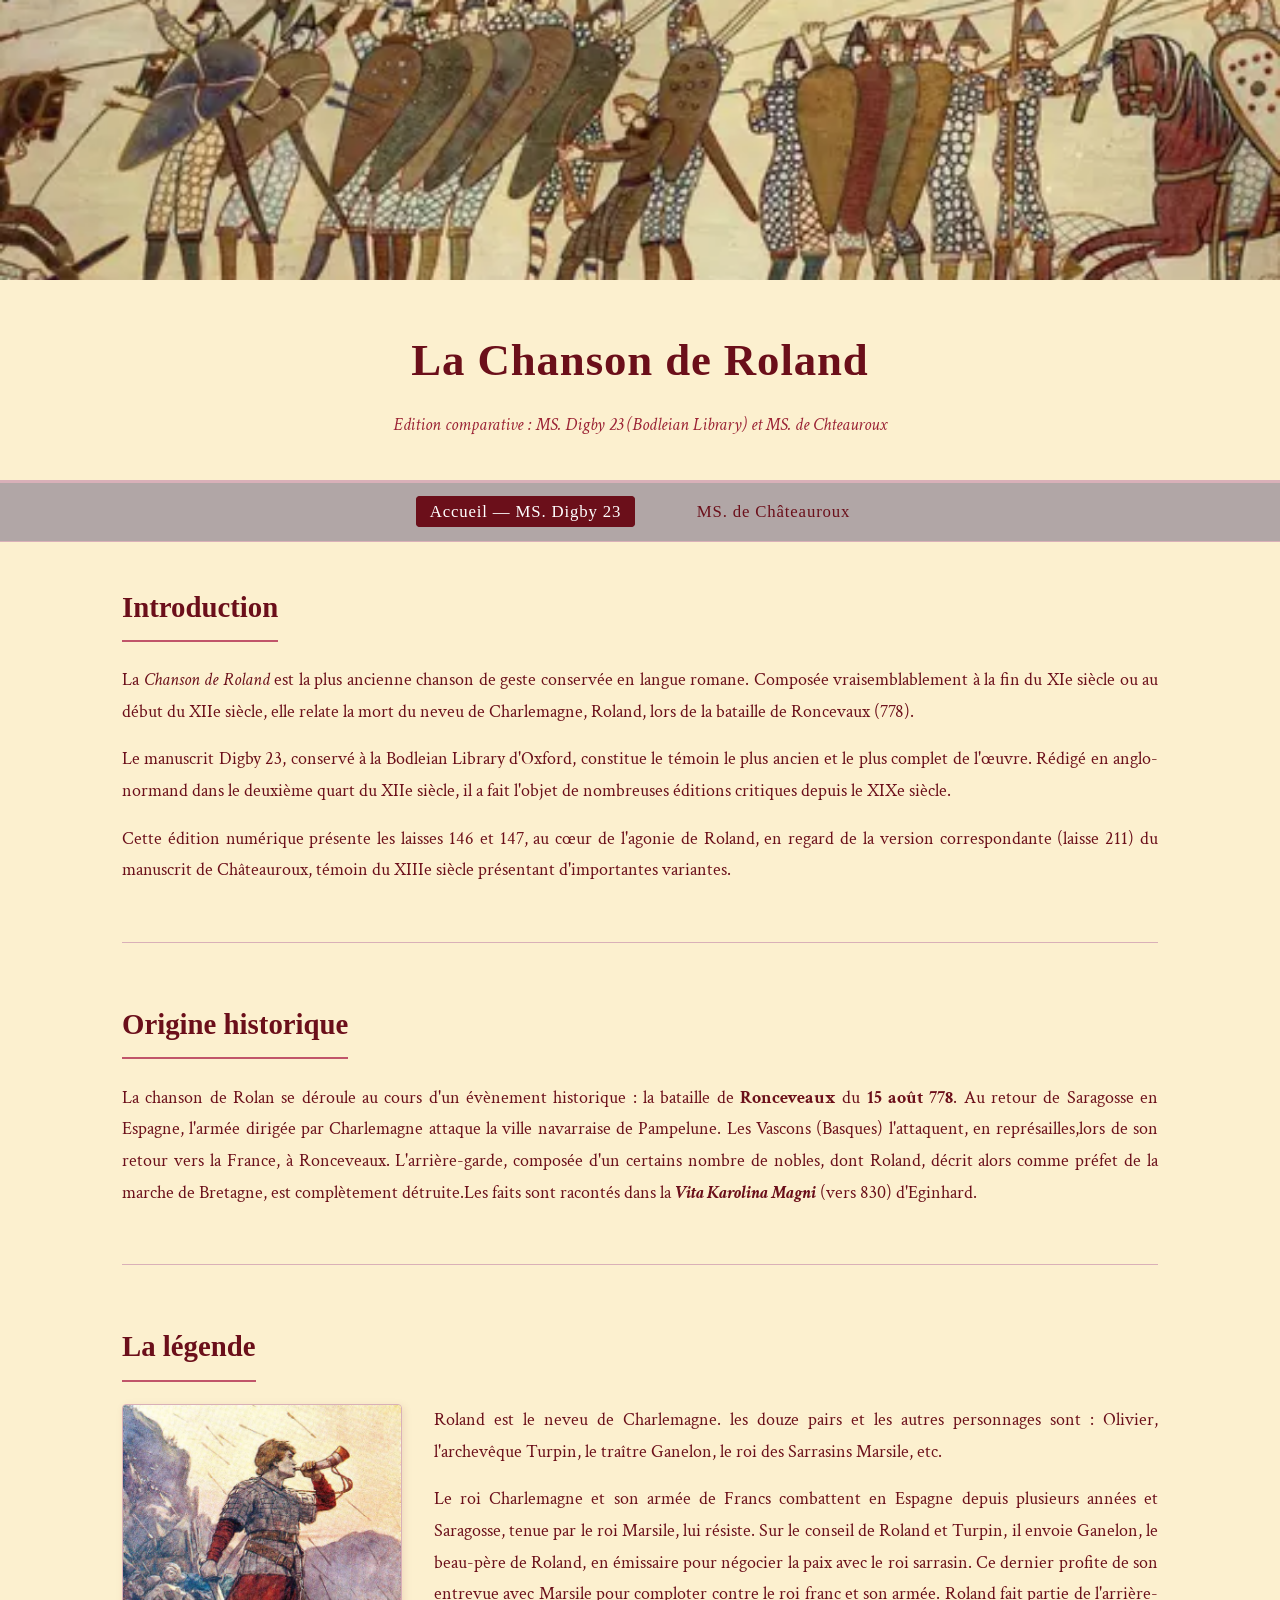
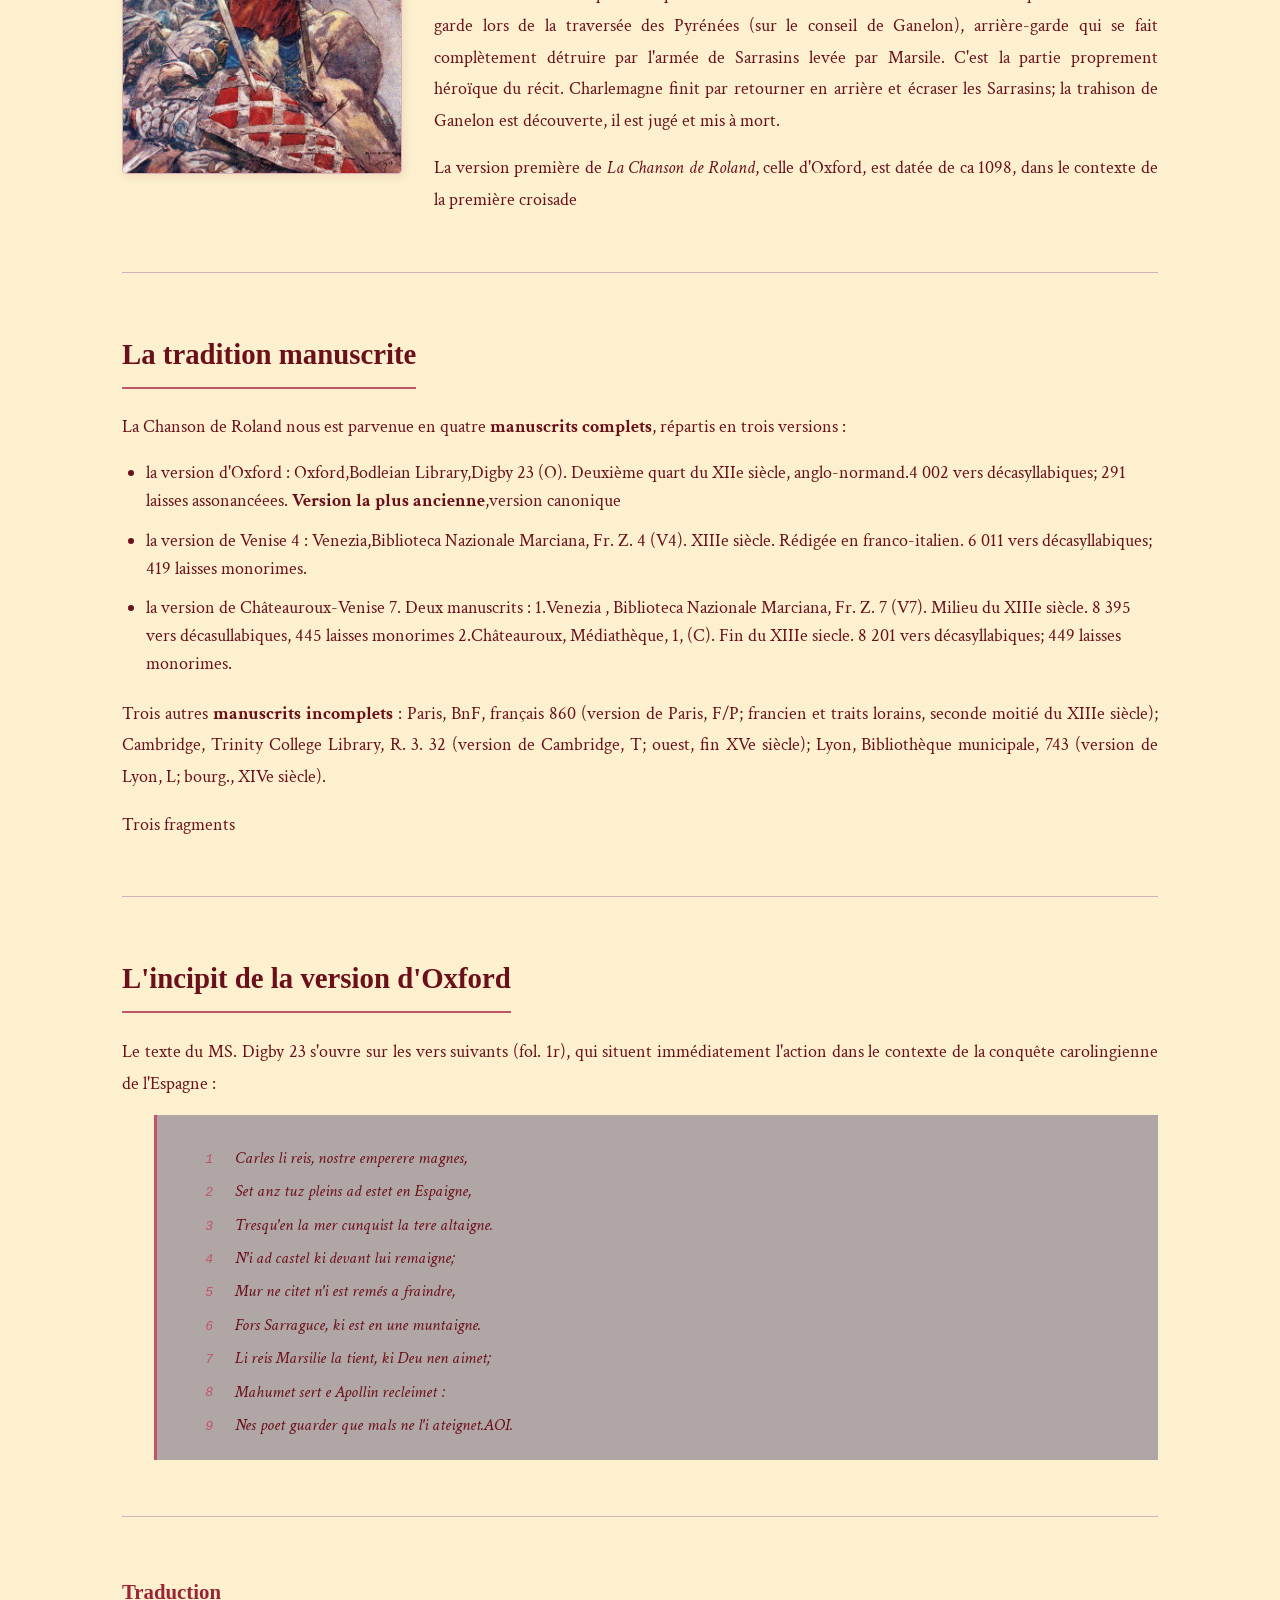
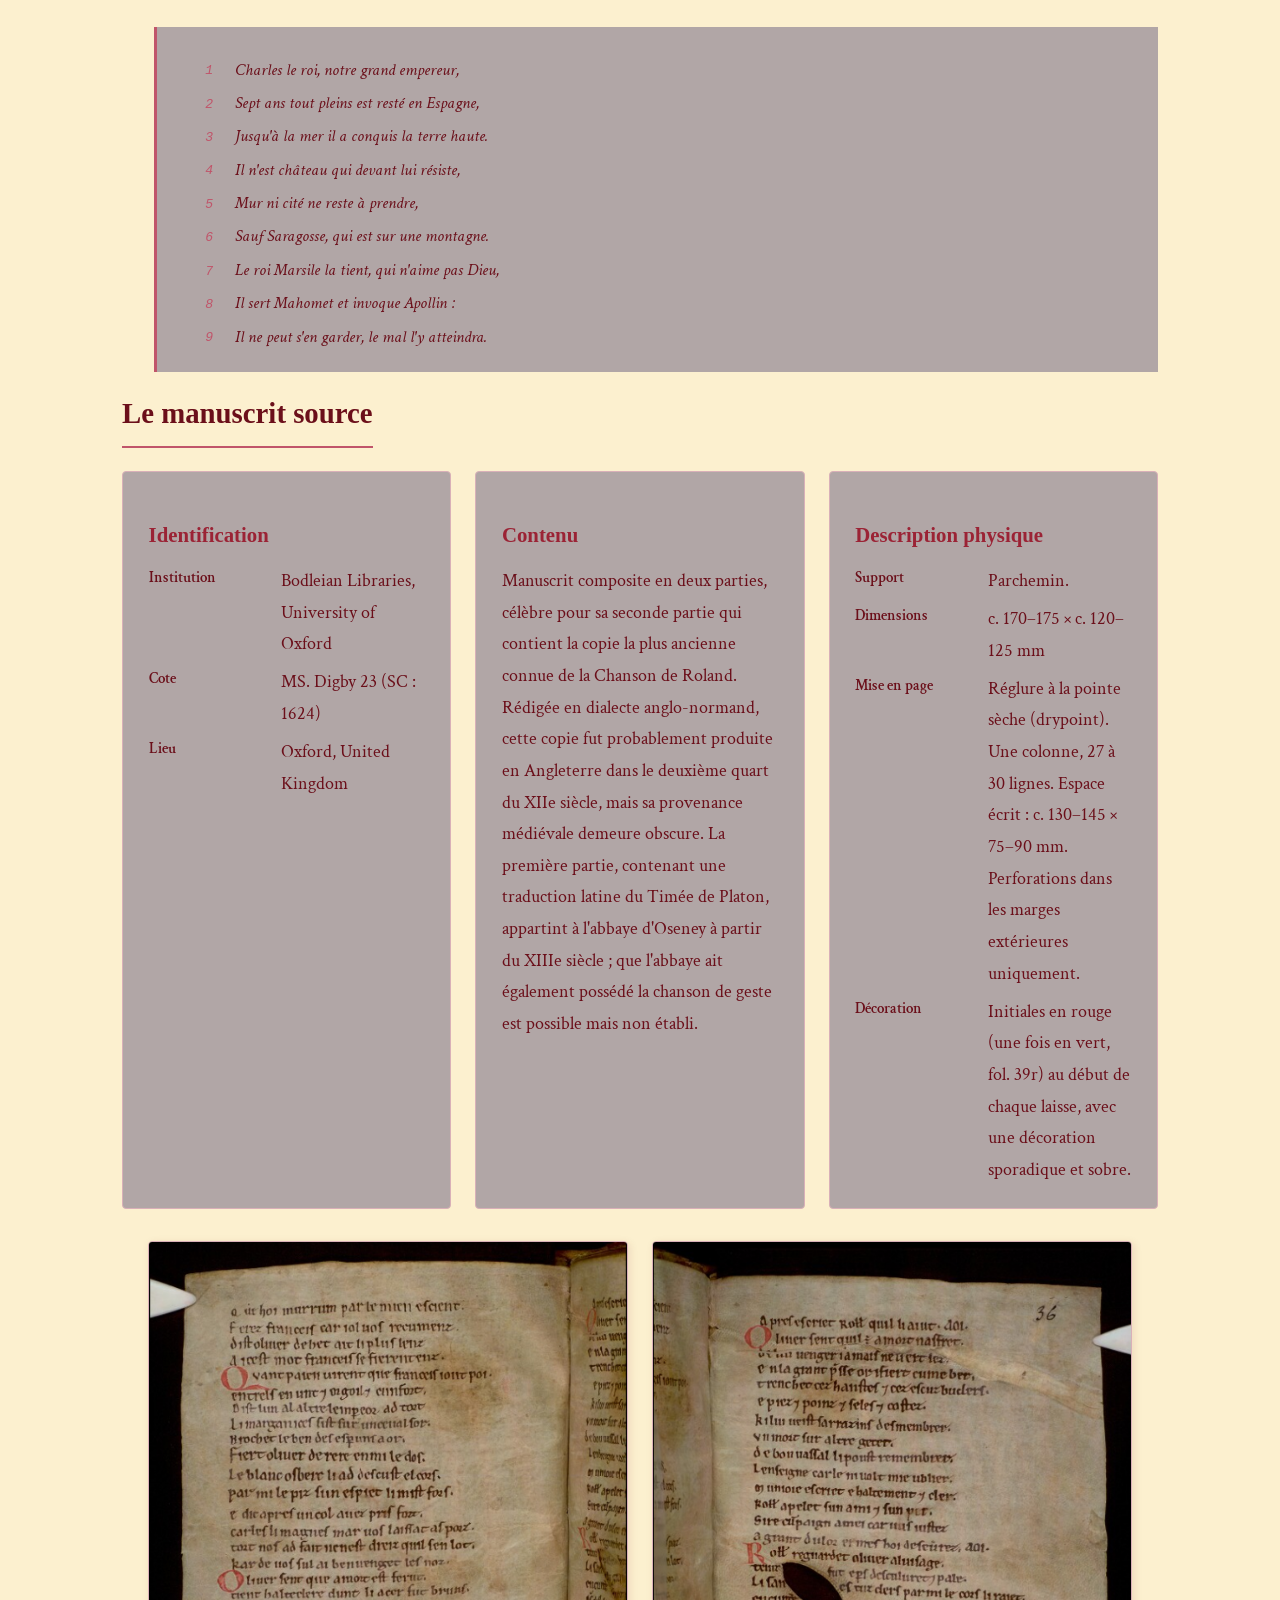
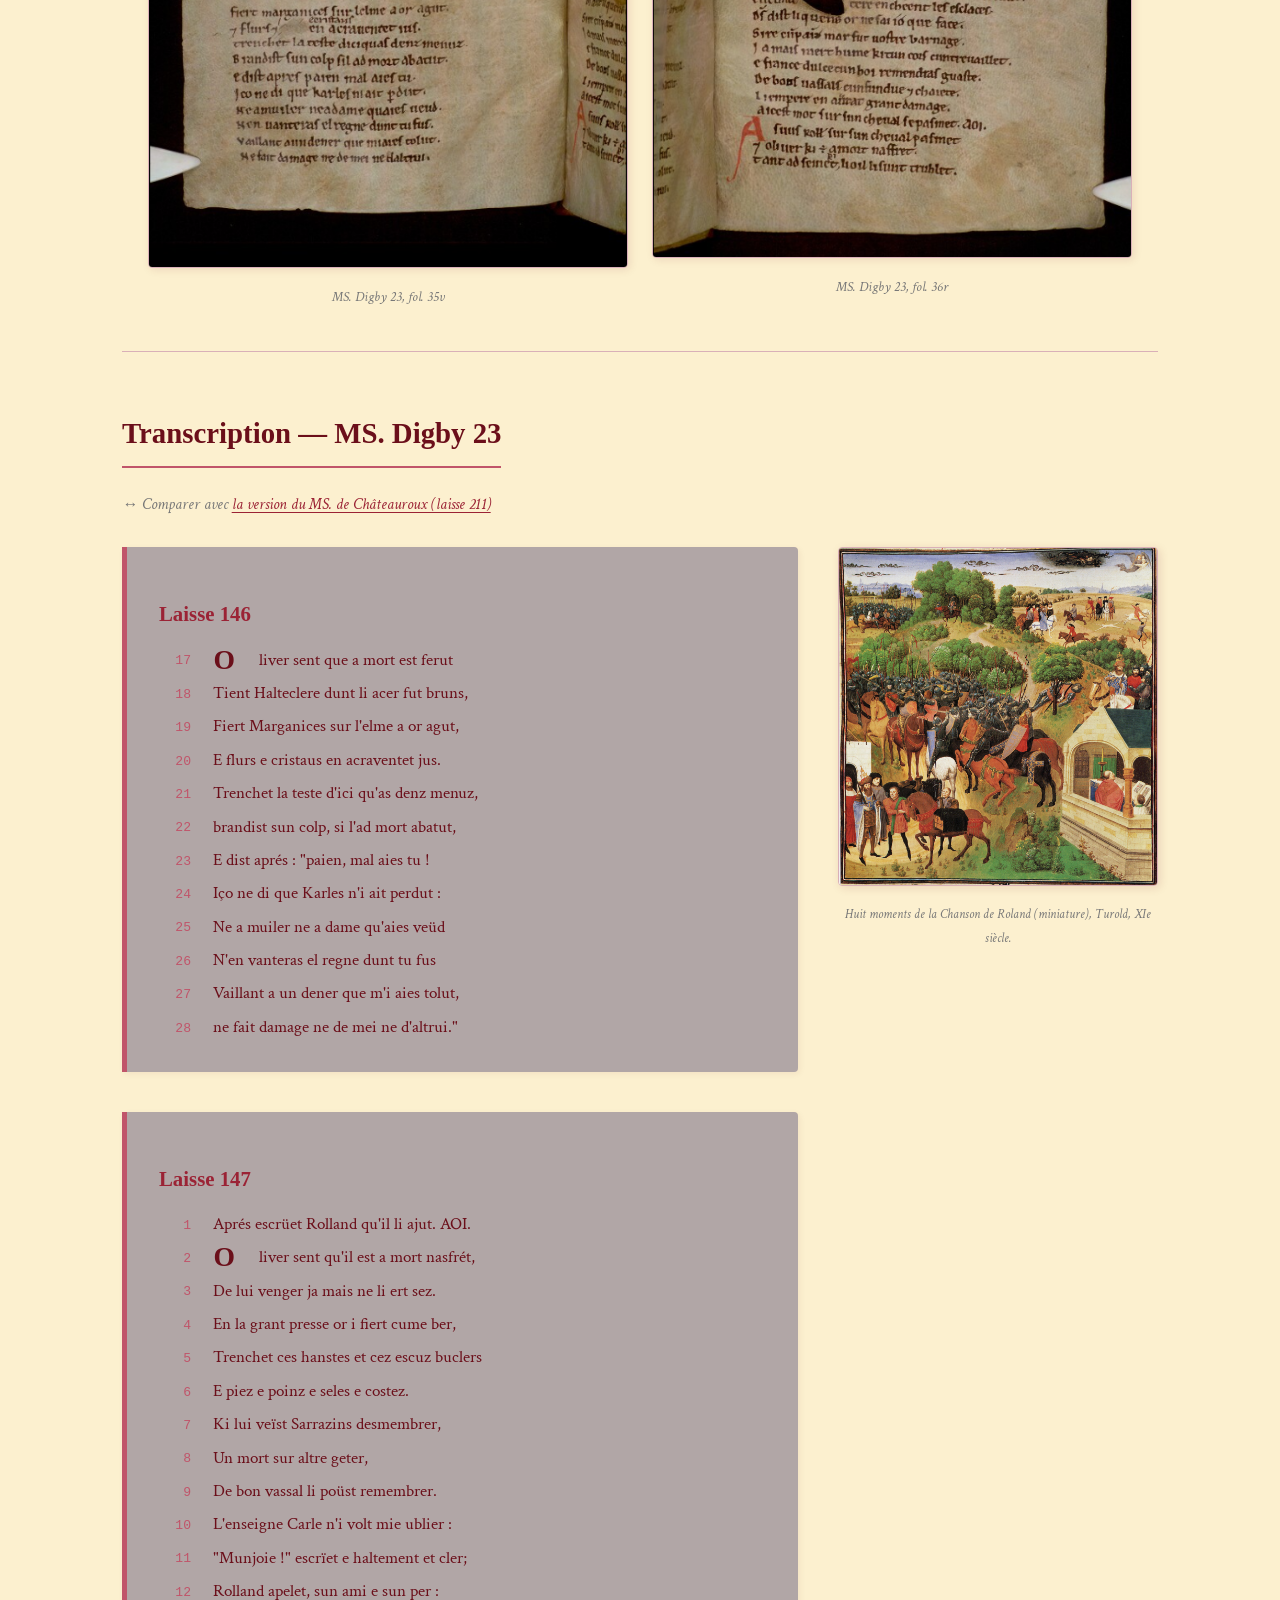
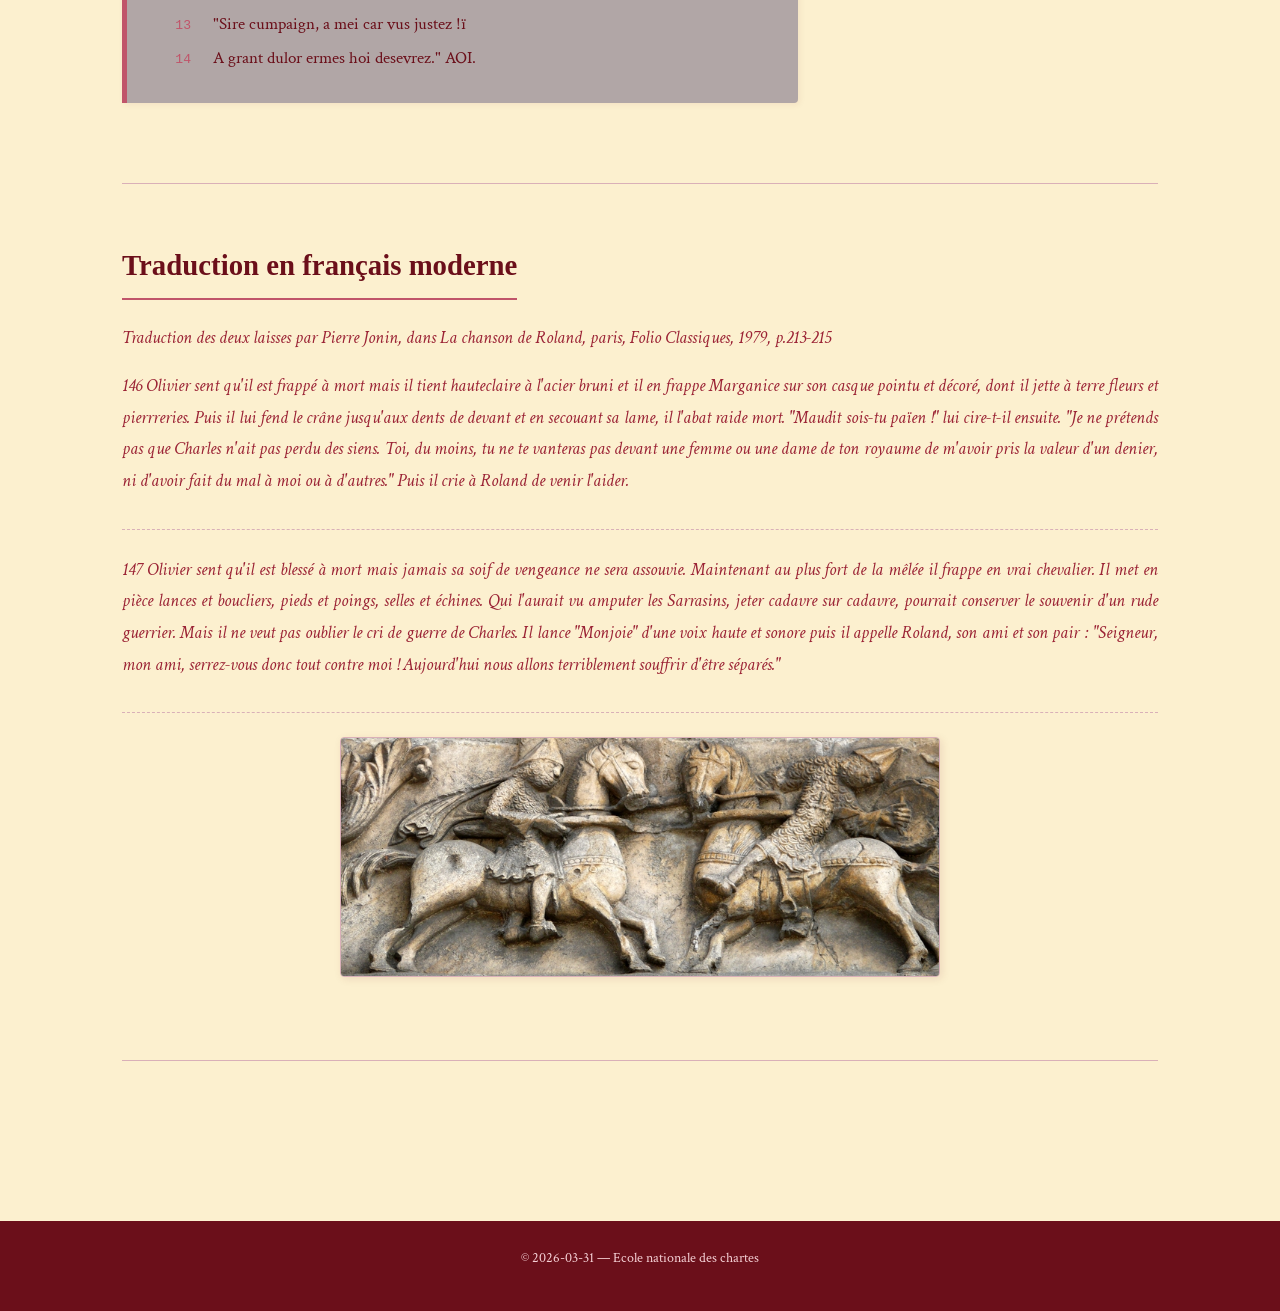
<file: html/index.html>
<!DOCTYPE HTML>
<html lang="fr">
   <head>
      <meta http-equiv="Content-Type" content="text/html; charset=UTF-8">
      <meta name="viewport" content="width=device-width, initial-scale=1.0">
      <title>La Chanson de Roland</title>
      <link rel="stylesheet" href="../css/style.css">
   </head>
   <body>
      <div class="bandeau-image"><img src="../img/Bayeux.webp" alt=""></div>
      <header class="site-header">
         <h1>La Chanson de Roland</h1>
         <p class="sous-titre">Edition comparative : MS. Digby 23 (Bodleian Library) et MS. de Chteauroux</p>
      </header>
      <nav class="navbar">
         <ul>
            <li><a href="../html/index.html" class="active">
                  Accueil — MS. Digby 23
                  </a></li>
            <li><a href="../html/chateauroux.html">
                  MS. de Châteauroux
                  </a></li>
         </ul>
      </nav>
      <main>
         <section id="introduction" class="section-front">
            <h2>Introduction</h2>
            <p>
               La <cite>Chanson de Roland</cite> est la plus ancienne
               chanson de geste conservée en langue romane. Composée
               vraisemblablement à la fin du XIe siècle ou au début du
               XIIe siècle, elle relate la mort du neveu de Charlemagne,
               Roland, lors de la bataille de Roncevaux (778).
               </p>
            <p>
               Le manuscrit Digby 23, conservé à la Bodleian Library
               d'Oxford, constitue le témoin le plus ancien et le plus
               complet de l'œuvre. Rédigé en anglo-normand dans le
               deuxième quart du XIIe siècle, il a fait l'objet de
               nombreuses éditions critiques depuis le XIXe siècle.
               </p>
            <p>
               Cette édition numérique présente les laisses 146 et 147,
               au cœur de l'agonie de Roland, en regard de la version
               correspondante (laisse 211) du manuscrit de Châteauroux,
               témoin du XIIIe siècle présentant d'importantes variantes.
               </p>
         </section>
         <section id="origine-historique" class="section-front">
            <h2>Origine historique</h2>
            <p>La chanson de Rolan se déroule au cours d'un évènement historique : la bataille de
               
               <strong>Ronceveaux</strong> du <strong>15 août 778</strong>. Au retour de Saragosse en Espagne, 
               l'armée dirigée par Charlemagne attaque la ville navarraise de Pampelune. Les Vascons
               (Basques) l'attaquent, 
               en représailles,lors de son retour vers la France, à Ronceveaux. L'arrière-garde,
               composée d'un certains 
               nombre de nobles, dont Roland, décrit alors comme préfet de la marche de Bretagne,
               est complètement 
               détruite.Les faits sont racontés dans la <strong><em>Vita Karolina Magni</em></strong> (vers 830) d'Eginhard.</p>
         </section>
         <section id="legende" class="section-front">
            <h2>La légende</h2>
            <div class="legende-wrapper">
               <div class="legende-image"><img src="../img/Roland.jpg" alt="Illustration de Roland sonnant l'alerte"></div>
               <div class="legende-texte">
                  <p>Roland est le neveu de Charlemagne. les douze pairs et les autres personnages sont
                     : 
                     Olivier, l'archevêque Turpin, le traître Ganelon, le roi des Sarrasins Marsile, etc.</p>
                  <p>Le roi Charlemagne et son armée de Francs combattent en Espagne depuis plusieurs années
                     et Saragosse,
                     tenue par le roi Marsile, lui résiste. Sur le conseil de Roland et Turpin, il envoie
                     Ganelon, 
                     le beau-père de Roland, en émissaire pour négocier la paix avec le roi sarrasin. 
                     Ce dernier profite de son entrevue avec Marsile pour comploter contre le roi franc
                     et son armée. 
                     Roland fait partie de l'arrière-garde lors de la traversée des Pyrénées (sur le conseil
                     de Ganelon), 
                     arrière-garde qui se fait complètement détruire par l'armée de Sarrasins levée par
                     Marsile. 
                     C'est la partie proprement héroïque du récit. Charlemagne finit par retourner en arrière
                     et écraser 
                     les Sarrasins; la trahison de Ganelon est découverte, il est jugé et mis à mort.</p>
                  <p>La version première de <em>La Chanson de Roland</em>, celle d'Oxford, est datée de ca 1098, dans le contexte 
                     de la première croisade</p>
               </div>
            </div>
         </section>
         <section id="tradition-manuscrite" class="section-front">
            <h2>La tradition manuscrite</h2>
            <p>La Chanson de Roland nous est parvenue en quatre <strong>manuscrits complets</strong>, répartis en trois versions :</p>
            <ul class="liste-manuscrits">
               <li>la version d'Oxford : Oxford,Bodleian Library,Digby 23 (O). Deuxième quart du XIIe
                  siècle, 
                  anglo-normand.4 002 vers décasyllabiques; 291 laisses assonancéees. <strong>Version la plus 
                     ancienne</strong>,version canonique</li>
               <li>la version de Venise 4 : Venezia,Biblioteca Nazionale Marciana, Fr. Z. 4 (V4). XIIIe
                  siècle. 
                  Rédigée en franco-italien. 6 011 vers décasyllabiques; 419 laisses monorimes.</li>
               <li>la version de Châteauroux-Venise 7. Deux manuscrits : 1.Venezia , Biblioteca Nazionale
                  Marciana,
                  Fr. Z. 7 (V7). Milieu du XIIIe siècle. 8 395 vers décasullabiques, 445 laisses monorimes
                  
                  2.Châteauroux, Médiathèque, 1, (C). Fin du XIIIe siecle. 8 201 vers décasyllabiques;
                  449 laisses 
                  monorimes.</li>
            </ul>
            <p>Trois autres <strong>manuscrits incomplets</strong> : Paris, BnF, français 860 (version de Paris, 
               F/P; francien et traits lorains, seconde moitié du XIIIe siècle); Cambridge, Trinity
               College Library, 
               R. 3. 32 (version de Cambridge, T; ouest, fin XVe siècle); Lyon, Bibliothèque municipale,
               743 
               (version de Lyon, L; bourg., XIVe siècle).</p>
            <p>Trois fragments</p>
         </section>
         <section id="incipit" class="section-front section-incipit">
            <h2>L'incipit de la version d'Oxford</h2>
            <p>
               Le texte du MS. Digby 23 s'ouvre sur les vers suivants
               (fol. 1r), qui situent
               immédiatement l'action dans le contexte de la conquête
               carolingienne de l'Espagne :
               </p>
            <blockquote class="citation-ms">
               <div class="groupe-vers">
                  <p class="vers"><span class="num-vers">1</span>Carles li reis, nostre emperere magnes,</p>
                  <p class="vers"><span class="num-vers">2</span>Set anz tuz pleins ad estet en Espaigne,</p>
                  <p class="vers"><span class="num-vers">3</span>Tresqu'en la mer cunquist la tere altaigne.</p>
                  <p class="vers"><span class="num-vers">4</span>N'i ad castel ki devant lui remaigne;</p>
                  <p class="vers"><span class="num-vers">5</span>Mur ne citet n'i est remés a fraindre,</p>
                  <p class="vers"><span class="num-vers">6</span>Fors Sarraguce, ki est en une muntaigne.</p>
                  <p class="vers"><span class="num-vers">7</span>Li reis Marsilie la tient, ki Deu nen aimet;</p>
                  <p class="vers"><span class="num-vers">8</span>Mahumet sert e Apollin recleimet :</p>
                  <p class="vers"><span class="num-vers">9</span>Nes poet guarder que mals ne l'i ateignet.AOI.</p>
               </div>
            </blockquote>
         </section>
         <div class="traduction-incipit">
            <h3>Traduction</h3>
            <blockquote class="citation-ms">
               <div class="groupe-vers">
                  <p class="vers"><span class="num-vers">1</span>Charles le roi, notre grand empereur,</p>
                  <p class="vers"><span class="num-vers">2</span>Sept ans tout pleins est resté en Espagne,</p>
                  <p class="vers"><span class="num-vers">3</span>Jusqu'à la mer il a conquis la terre haute.</p>
                  <p class="vers"><span class="num-vers">4</span>Il n'est château qui devant lui résiste,</p>
                  <p class="vers"><span class="num-vers">5</span>Mur ni cité ne reste à prendre,</p>
                  <p class="vers"><span class="num-vers">6</span>Sauf Saragosse, qui est sur une montagne.</p>
                  <p class="vers"><span class="num-vers">7</span>Le roi Marsile la tient, qui n'aime pas Dieu,</p>
                  <p class="vers"><span class="num-vers">8</span>Il sert Mahomet et invoque Apollin :</p>
                  <p class="vers"><span class="num-vers">9</span>Il ne peut s'en garder, le mal l'y atteindra.</p>
               </div>
            </blockquote>
         </div>
         <section id="manuscrit" class="section-manuscrit">
            <h2>Le manuscrit source</h2>
            <div class="ms-desc">
               <div class="ms-identifier ms-bloc">
                  <h3>Identification</h3>
                  <dl>
                     <dt>Institution</dt>
                     <dd>Bodleian Libraries, University of Oxford</dd>
                     <dt>Cote</dt>
                     <dd>MS. Digby 23 (SC : 1624)</dd>
                     <dt>Lieu</dt>
                     <dd>Oxford, United Kingdom</dd>
                  </dl>
               </div>
               <div class="ms-summary ms-bloc">
                  <h3>Contenu</h3>
                  <p>Manuscrit composite en deux parties, célèbre pour sa seconde partie qui contient la
                     copie la plus ancienne connue de la Chanson de Roland. Rédigée en dialecte anglo-normand,
                     cette copie fut probablement produite en Angleterre dans le deuxième quart du XIIe
                     siècle, mais sa provenance médiévale demeure obscure. La première partie, contenant
                     une traduction latine du Timée de Platon, appartint à l'abbaye d'Oseney à partir du
                     XIIIe siècle ; que l'abbaye ait également possédé la chanson de geste est possible
                     mais non établi.</p>
               </div>
               <div class="ms-physdesc ms-bloc">
                  <h3>Description physique</h3>
                  <dl>
                     <dt>Support</dt>
                     <dd>Parchemin.</dd>
                     <dt>Dimensions</dt>
                     <dd>c. 170–175 × c. 120–125 mm</dd>
                     <dt>Mise en page</dt>
                     <dd>Réglure à la pointe sèche (drypoint). Une colonne, 27 à 30 lignes. Espace écrit :
                        c. 130–145 × 75–90 mm. Perforations dans les marges extérieures uniquement.</dd>
                     <dt>Décoration</dt>
                     <dd>Initiales en rouge (une fois en vert, fol. 39r) au début de chaque laisse, avec une
                        décoration sporadique et sobre.</dd>
                  </dl>
               </div>
               <div class="ms-images">
                  <figure class="ms-figure"><img src="../img/35v.png" alt="MS. Digby 23 — vue 35v"><figcaption>MS. Digby 23, fol. 35v</figcaption>
                  </figure>
                  <figure class="ms-figure"><img src="../img/36r.png" alt="MS. Digby 23 — vue 36r"><figcaption>MS. Digby 23, fol. 36r</figcaption>
                  </figure>
               </div>
            </div>
         </section>
         <section id="transcription" class="section-transcription">
            <h2>Transcription — MS. Digby 23</h2>
            <p class="lien-comparaison">
               ↔ Comparer avec
               <a href="../html/chateauroux.html#chateauroux_l211">
                  la version du MS. de Châteauroux (laisse 211)
                  </a></p>
            <div class="transcription-wrapper">
               <div class="transcription-texte">
                  <div class="laisse" id="laisse_146">
                     <h3>Laisse 146</h3>
                     <div class="groupe-vers">
                        <p class="vers"><span class="num-vers">17</span>
                           <span class="initiale-rouge">O</span>liver sent que a mort est ferut
                           </p>
                        <p class="vers"><span class="num-vers">18</span>
                           Tient Halteclere dunt li acer fut bruns,
                           </p>
                        <p class="vers"><span class="num-vers">19</span>
                           Fiert Marganices sur l'elme a or agut,
                           </p>
                        <p class="vers"><span class="num-vers">20</span>
                           E flurs e cristaus en acraventet jus. 
                           </p>
                        <p class="vers"><span class="num-vers">21</span>
                           Trenchet la teste d'ici qu'as denz menuz,
                           </p>
                        <p class="vers"><span class="num-vers">22</span>
                           brandist sun colp, si l'ad mort abatut,
                           </p>
                        <p class="vers"><span class="num-vers">23</span>
                           E dist aprés : "paien, mal aies tu !
                           </p>
                        <p class="vers"><span class="num-vers">24</span>
                           Iço ne di que Karles n'i ait perdut :
                           </p>
                        <p class="vers"><span class="num-vers">25</span>
                           Ne a muiler ne a dame qu'aies veüd
                           </p>
                        <p class="vers"><span class="num-vers">26</span>
                           N'en vanteras el regne dunt tu fus
                           </p>
                        <p class="vers"><span class="num-vers">27</span>
                           Vaillant a un dener que m'i aies tolut,
                           </p>
                        <p class="vers"><span class="num-vers">28</span>
                           ne fait damage ne de mei ne d'altrui." 
                           </p>
                     </div>
                  </div>
                  <div class="laisse" id="laisse_147">
                     <h3>Laisse 147</h3>
                     <div class="groupe-vers">
                        <p class="vers"><span class="num-vers">1</span>
                           Aprés escrüet Rolland qu'il li ajut. AOI.
                           </p>
                        <p class="vers"><span class="num-vers">2</span>
                           <span class="initiale-rouge">O</span>liver sent qu'il est a mort nasfrét,
                           </p>
                        <p class="vers"><span class="num-vers">3</span>
                           De lui venger ja mais ne li ert sez.
                           </p>
                        <p class="vers"><span class="num-vers">4</span>
                           En la grant presse or i fiert cume ber,
                           </p>
                        <p class="vers"><span class="num-vers">5</span>
                           Trenchet ces hanstes et cez escuz buclers
                           </p>
                        <p class="vers"><span class="num-vers">6</span>
                           E piez e poinz e seles e costez.
                           </p>
                        <p class="vers"><span class="num-vers">7</span>
                           Ki lui veïst Sarrazins desmembrer,
                           </p>
                        <p class="vers"><span class="num-vers">8</span>
                           Un mort sur altre geter,
                           </p>
                        <p class="vers"><span class="num-vers">9</span>
                           De bon vassal li poüst remembrer.
                           </p>
                        <p class="vers"><span class="num-vers">10</span>
                           L'enseigne Carle n'i volt mie ublier :
                           </p>
                        <p class="vers"><span class="num-vers">11</span>
                           "Munjoie !" escrïet e haltement et cler;
                           </p>
                        <p class="vers"><span class="num-vers">12</span>
                           Rolland apelet, sun ami e sun per :
                           </p>
                        <p class="vers"><span class="num-vers">13</span>
                           "Sire cumpaign, a mei car vus justez !ï
                           </p>
                        <p class="vers"><span class="num-vers">14</span>
                           A grant dulor ermes hoi desevrez." AOI.
                           </p>
                     </div>
                  </div>
               </div>
               <div class="transcription-image"><img src="../img/Grandes_chroniques_Roland.jpg" alt="MS. Digby 23 — fol. 35v"><p class="credit-image">
                     Huit moments de la Chanson de Roland (miniature), Turold, XIe siècle.
                     </p>
               </div>
            </div>
         </section>
         <section id="traduction" class="section-traduction">
            <h2>Traduction en français moderne</h2>
            <div class="traduction">
               <p>Traduction des deux laisses par Pierre Jonin, dans <em>La chanson de Roland</em>, paris, Folio Classiques, 1979, p.213-215</p>
               <div class="laisse-trad" id="trad_l146">
                  <p>
                     146 Olivier sent qu'il est frappé à mort mais il tient hauteclaire à l'acier bruni
                     et il en frappe
                     Marganice sur son casque pointu et décoré, dont il jette à terre fleurs et pierrreries.
                     
                     Puis il lui fend le crâne jusqu'aux dents de devant et en secouant sa lame, il l'abat
                     raide mort. 
                     "Maudit sois-tu païen !" lui cire-t-il ensuite. "Je ne prétends pas que Charles n'ait
                     pas perdu 
                     des siens. Toi, du moins, tu ne te vanteras pas devant une femme ou une dame de ton
                     royaume de 
                     m'avoir pris la valeur d'un denier, ni d'avoir fait du mal à moi ou à d'autres." Puis
                     il crie à 
                     Roland de venir l'aider.
                     </p>
               </div>
               <div class="laisse-trad" id="trad_l147">
                  <p>
                     147 Olivier sent qu'il est blessé à mort mais jamais sa soif de vengeance ne sera
                     assouvie. 
                     Maintenant au plus fort de la mêlée il frappe en vrai chevalier. Il met en pièce lances
                     et boucliers, 
                     pieds et poings, selles et échines. Qui l'aurait vu amputer les Sarrasins, jeter cadavre
                     sur cadavre, 
                     pourrait conserver le souvenir d'un rude guerrier. Mais il ne veut pas oublier le
                     cri de guerre de 
                     Charles. Il lance "Monjoie" d'une voix haute et sonore puis il appelle Roland, son
                     ami et son pair : 
                     "Seigneur, mon ami, serrez-vous donc tout contre moi ! Aujourd'hui nous allons terriblement
                     souffrir 
                     d'être séparés."
                     </p>
               </div>
            </div>
            <div class="image-traduction"><img src="../img/chevaliers.jpg" alt=""></div>
         </section>
      </main>
      <footer class="site-footer">
         <p>
            © 2026-03-31 —
            Ecole nationale des chartes</p>
      </footer>
   </body>
</html>
</file>
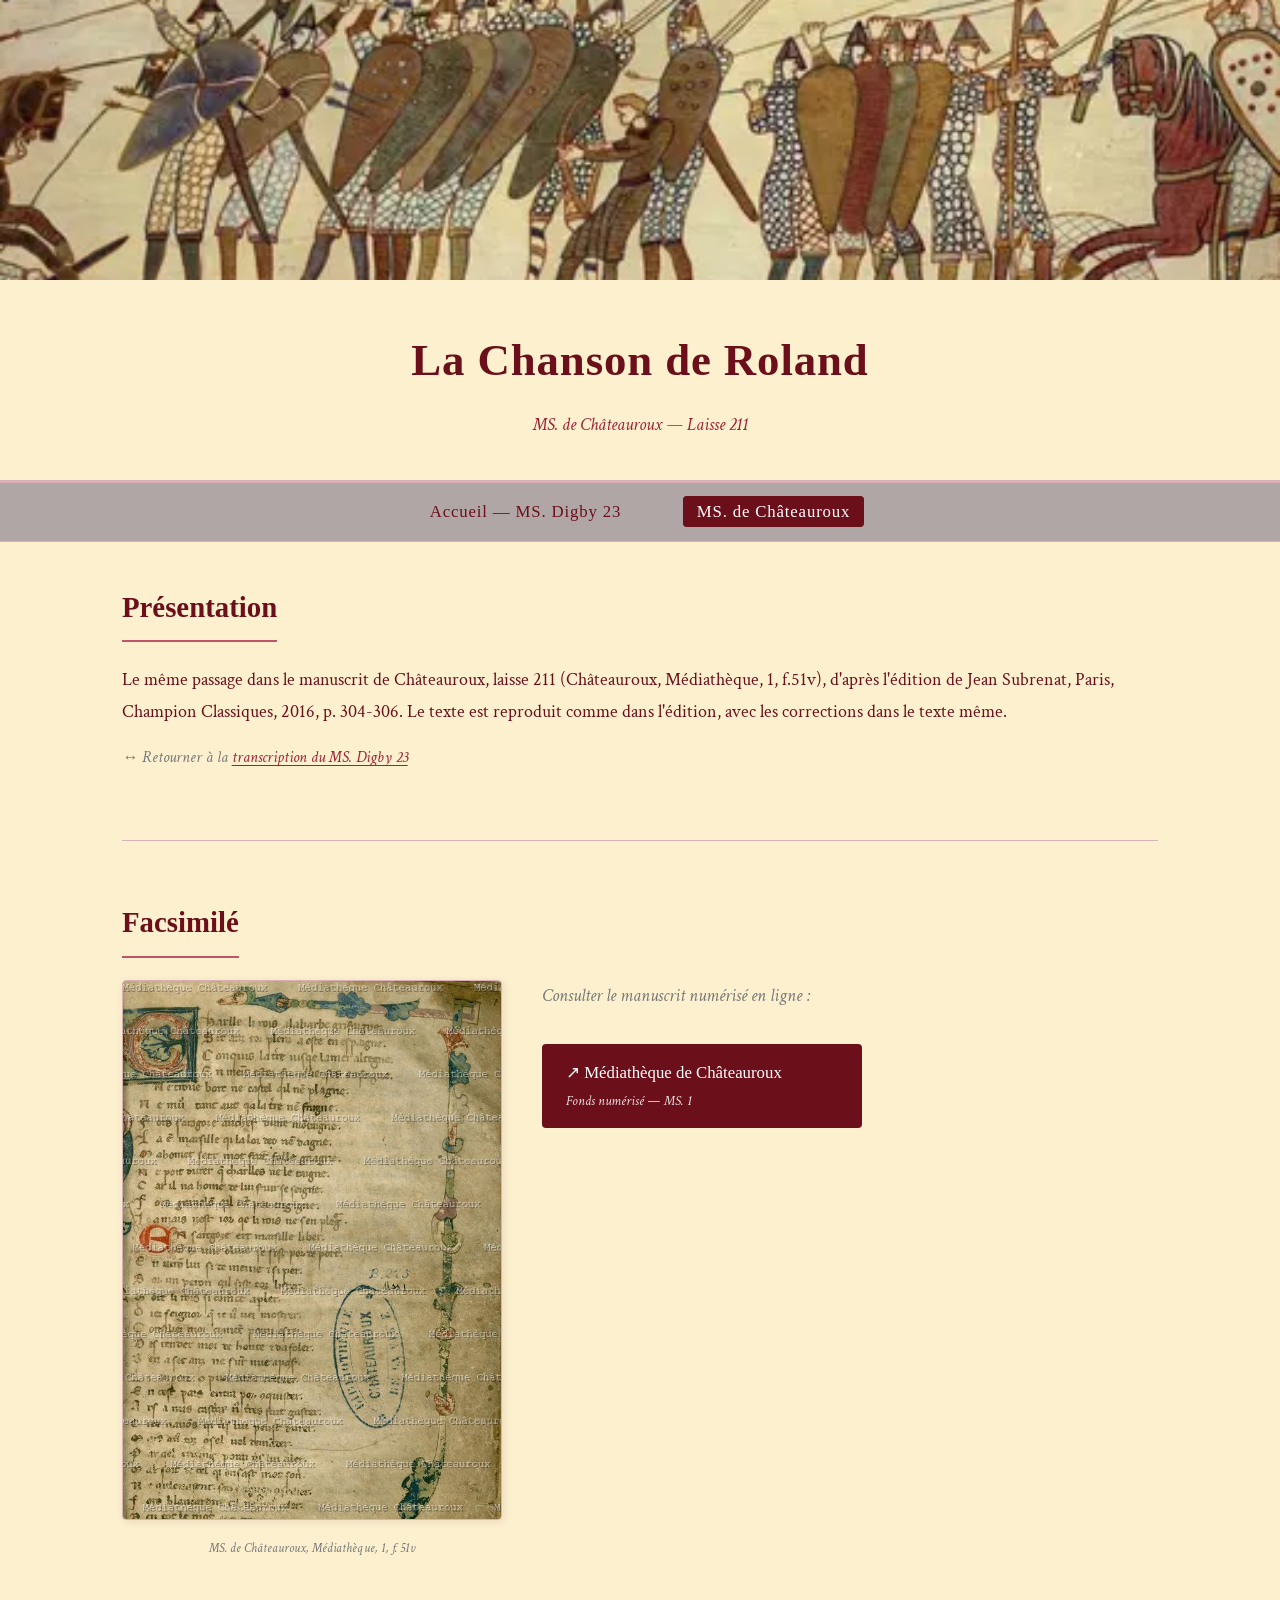
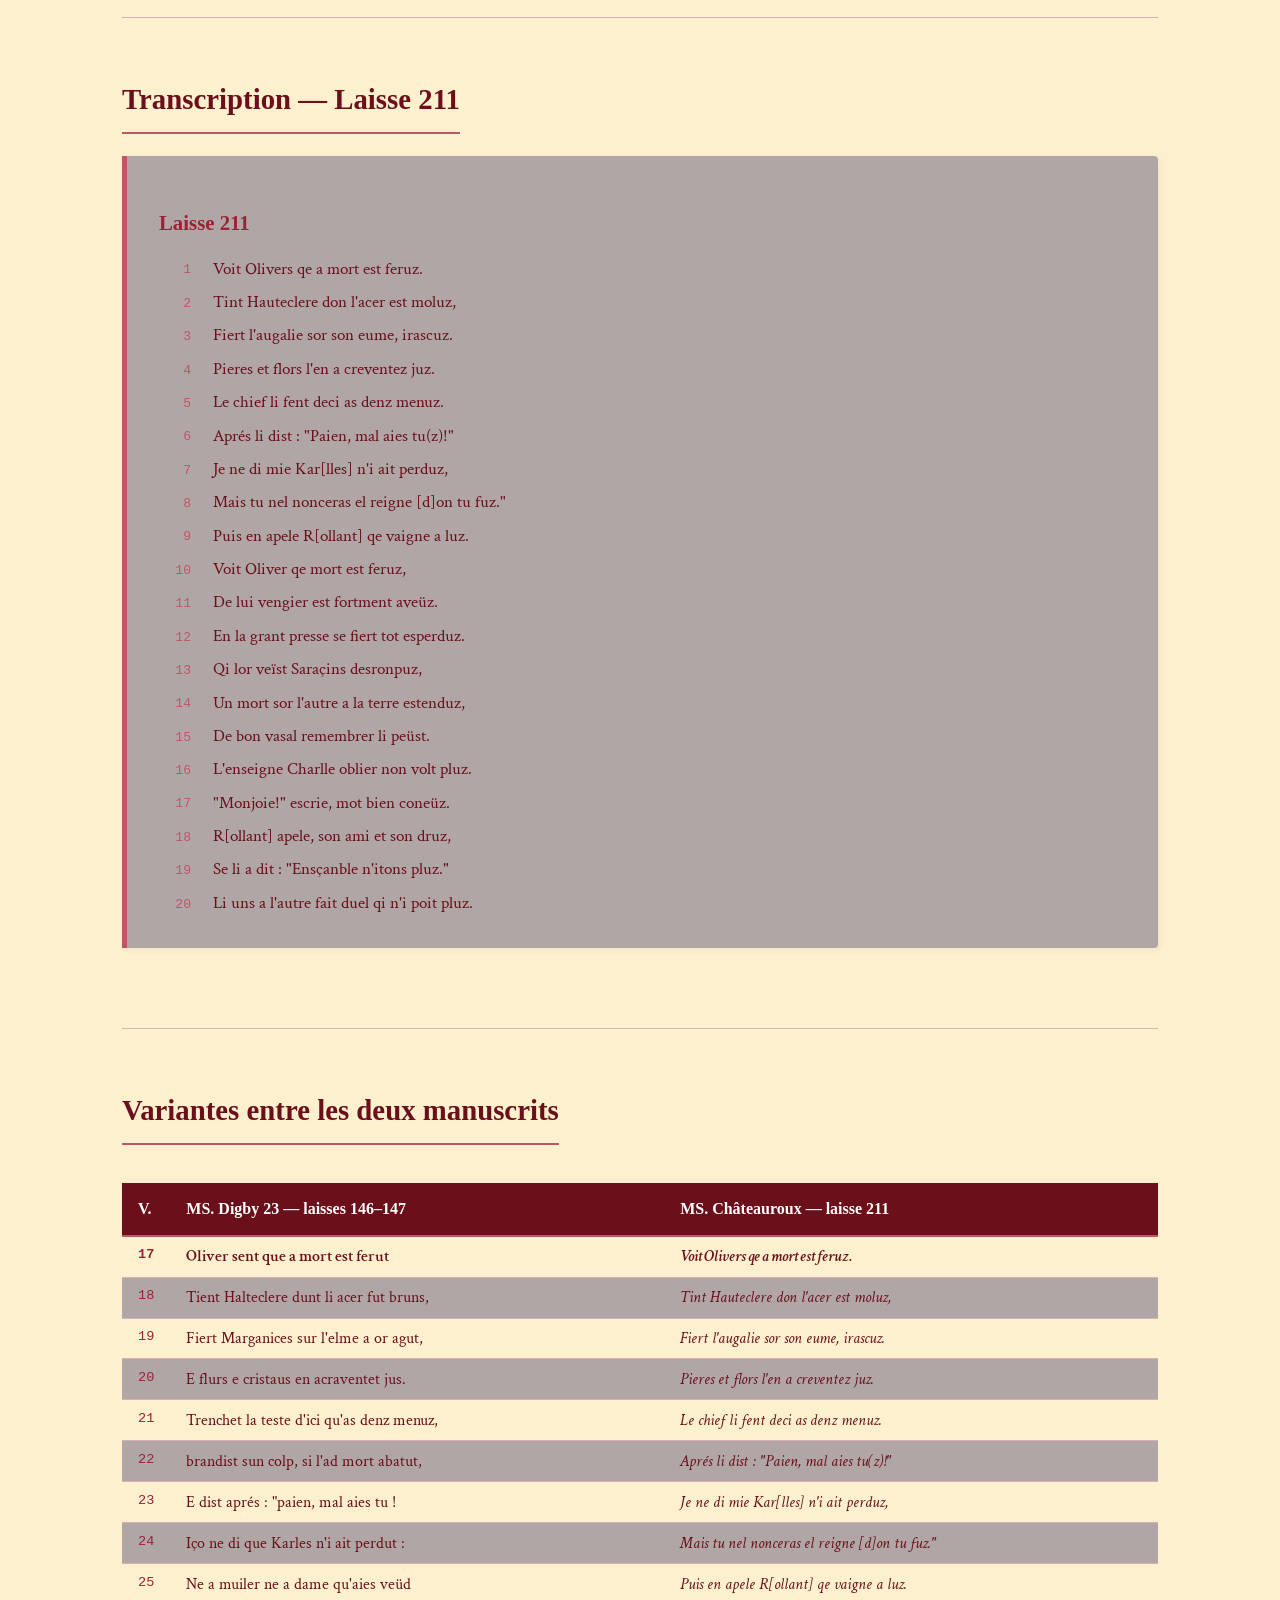
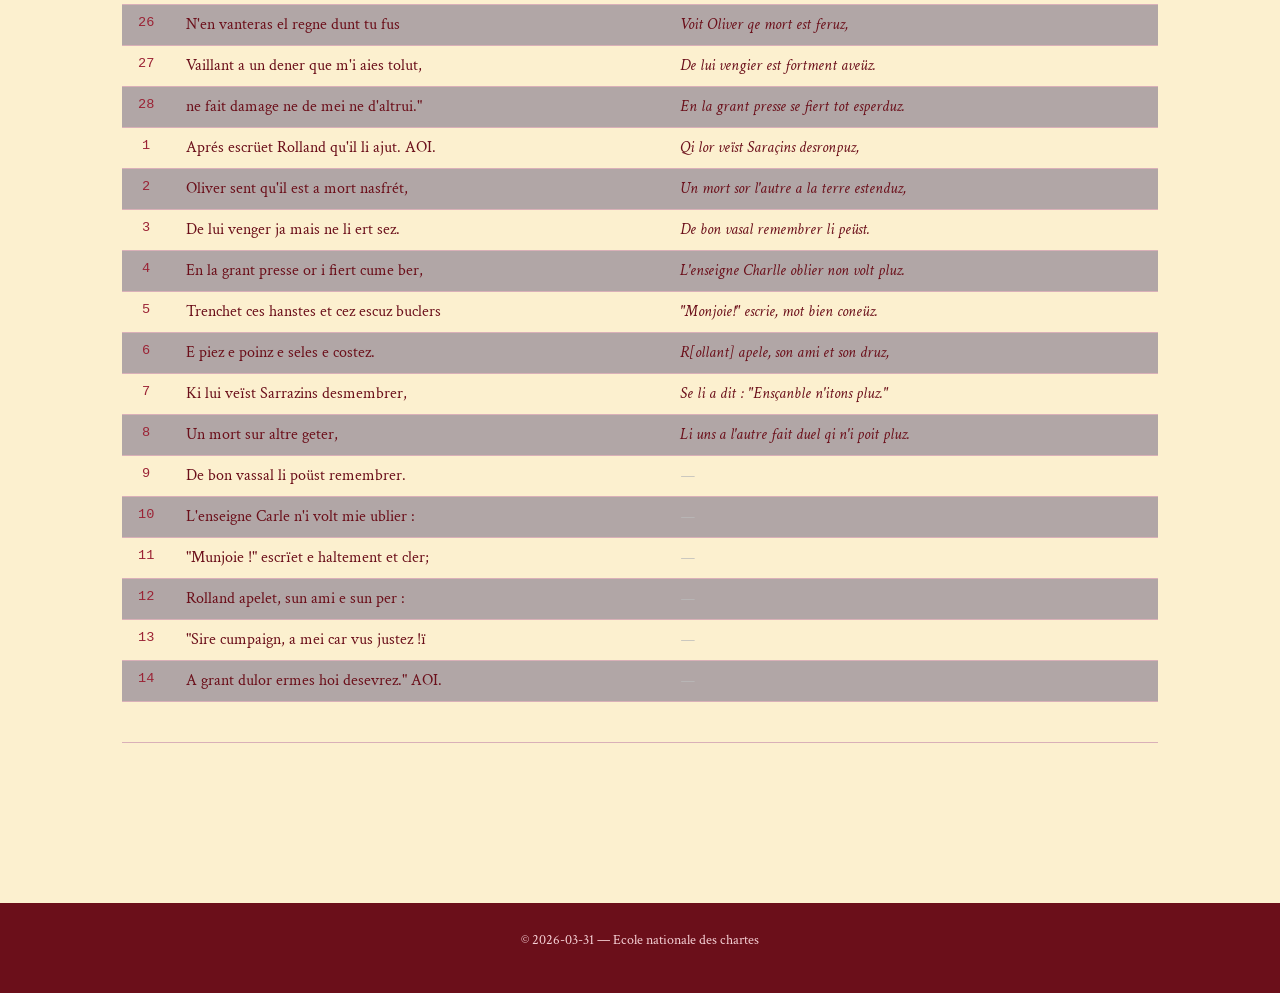
<file: html/chateauroux.html>
<!DOCTYPE HTML>
<html lang="fr">
   <head>
      <meta http-equiv="Content-Type" content="text/html; charset=UTF-8">
      <meta name="viewport" content="width=device-width, initial-scale=1.0">
      <title>MS. de Châteauroux —
            La Chanson de Roland</title>
      <link rel="stylesheet" href="../css/style.css">
   </head>
   <body>
      <div class="bandeau-image"><img src="../img/Bayeux.webp" alt="Bandeau — La Chanson de Roland"></div>
      <header class="site-header">
         <h1>La Chanson de Roland</h1>
         <p class="sous-titre">
            MS. de Châteauroux — Laisse 211
            </p>
      </header>
      <nav class="navbar">
         <ul>
            <li><a href="../html/index.html">
                  Accueil — MS. Digby 23
                  </a></li>
            <li><a href="../html/chateauroux.html" class="active">
                  MS. de Châteauroux
                  </a></li>
         </ul>
      </nav>
      <main>
         <section id="intro-chx" class="section-intro">
            <h2>Présentation</h2>
            <p>Le même passage dans le manuscrit de Châteauroux, laisse 211 (Châteauroux, Médiathèque,
               1, f.51v), 
               d'après l'édition de Jean Subrenat, Paris, Champion Classiques, 2016, p. 304-306.
               Le texte est reproduit
               comme dans l'édition, avec les corrections dans le texte même.</p>
            <p class="lien-comparaison">
               ↔ Retourner à la
               <a href="../html/index.html#transcription">
                  transcription du MS. Digby 23
                  </a></p>
         </section>
         <section id="visionneuse-chx" class="section-visionneuse">
            <h2>Facsimilé</h2>
            <div class="facs-chateauroux">
               <div class="facs-image"><img src="../img/chateauroux.png" alt="MS. de Châteauroux — laisse 211"><p class="credit-image">
                     MS. de Châteauroux, Médiathèque, 1, f. 51v
                     </p>
               </div>
               <div class="facs-lien">
                  <p>Consulter le manuscrit numérisé en ligne :</p><a class="btn-externe" href="https://mediatheque.ville-chateauroux.fr/fonds-numerises/fonds-tresors-des-bibliotheques-de-chateauroux?galerieLayout=simple&amp;item=it01/tres-se01-im00010" target="_blank" rel="noopener noreferrer">
                     ↗ Médiathèque de Châteauroux<br><span>Fonds numérisé — MS. 1</span></a></div>
            </div>
         </section>
         <section id="chateauroux_l211" class="section-transcription">
            <h2>Transcription — Laisse 211</h2>
            <div class="laisse" id="laisse_211">
               <h3>Laisse 211</h3>
               <div class="groupe-vers">
                  <p class="vers"><span class="num-vers">1</span>
                     Voit Olivers qe a mort est feruz.
                     </p>
                  <p class="vers"><span class="num-vers">2</span>
                     Tint Hauteclere don l'acer est moluz,
                     </p>
                  <p class="vers"><span class="num-vers">3</span>
                     Fiert l'augalie sor son eume, irascuz.
                     </p>
                  <p class="vers"><span class="num-vers">4</span>
                     Pieres et flors l'en a creventez juz.
                     </p>
                  <p class="vers"><span class="num-vers">5</span>
                     Le chief li fent deci as denz menuz.
                     </p>
                  <p class="vers"><span class="num-vers">6</span>
                     Aprés li dist : "Paien, mal aies tu(z)!"
                     </p>
                  <p class="vers"><span class="num-vers">7</span>
                     Je ne di mie Kar[lles] n'i ait perduz,
                     </p>
                  <p class="vers"><span class="num-vers">8</span>
                     Mais tu nel nonceras el reigne [d]on tu fuz."
                     </p>
                  <p class="vers"><span class="num-vers">9</span>
                     Puis en apele R[ollant] qe vaigne a luz.
                     </p>
                  <p class="vers"><span class="num-vers">10</span>
                     Voit Oliver qe mort est feruz,
                     </p>
                  <p class="vers"><span class="num-vers">11</span>
                     De lui vengier est fortment aveüz.
                     </p>
                  <p class="vers"><span class="num-vers">12</span>
                     En la grant presse se fiert tot esperduz. 
                     </p>
                  <p class="vers"><span class="num-vers">13</span>
                     Qi lor veïst Saraçins desronpuz,
                     </p>
                  <p class="vers"><span class="num-vers">14</span>
                     Un mort sor l'autre a la terre estenduz,
                     </p>
                  <p class="vers"><span class="num-vers">15</span>
                     De bon vasal remembrer li peüst.
                     </p>
                  <p class="vers"><span class="num-vers">16</span>
                     L'enseigne Charlle oblier non volt pluz.
                     </p>
                  <p class="vers"><span class="num-vers">17</span>
                     "Monjoie!" escrie, mot bien coneüz.
                     </p>
                  <p class="vers"><span class="num-vers">18</span>
                     R[ollant] apele, son ami et son druz,
                     </p>
                  <p class="vers"><span class="num-vers">19</span>
                     Se li a dit : "Ensçanble n'itons pluz."
                     </p>
                  <p class="vers"><span class="num-vers">20</span>
                     Li uns a l'autre fait duel qi n'i poit pluz.
                     </p>
               </div>
            </div>
         </section>
         <section id="variantes" class="section-variantes">
            <h2>Variantes entre les deux manuscrits</h2>
            <table class="tableau-variantes">
               <thead>
                  <tr>
                     <th>V.</th>
                     <th>MS. Digby 23 — laisses 146–147</th>
                     <th>MS. Châteauroux — laisse 211</th>
                  </tr>
               </thead>
               <tbody>
                  <tr class="premier-vers">
                     <td class="num-col">17</td>
                     <td lang="xno">Oliver sent que a mort est ferut</td>
                     <td lang="xno"><span class="variante">Voit Olivers qe a mort est feruz.</span></td>
                  </tr>
                  <tr>
                     <td class="num-col">18</td>
                     <td lang="xno">Tient Halteclere dunt li acer fut bruns,</td>
                     <td lang="xno"><span class="variante">Tint Hauteclere don l'acer est moluz,</span></td>
                  </tr>
                  <tr>
                     <td class="num-col">19</td>
                     <td lang="xno">Fiert Marganices sur l'elme a or agut,</td>
                     <td lang="xno"><span class="variante">Fiert l'augalie sor son eume, irascuz.</span></td>
                  </tr>
                  <tr>
                     <td class="num-col">20</td>
                     <td lang="xno">E flurs e cristaus en acraventet jus.</td>
                     <td lang="xno"><span class="variante">Pieres et flors l'en a creventez juz.</span></td>
                  </tr>
                  <tr>
                     <td class="num-col">21</td>
                     <td lang="xno">Trenchet la teste d'ici qu'as denz menuz,</td>
                     <td lang="xno"><span class="variante">Le chief li fent deci as denz menuz.</span></td>
                  </tr>
                  <tr>
                     <td class="num-col">22</td>
                     <td lang="xno">brandist sun colp, si l'ad mort abatut,</td>
                     <td lang="xno"><span class="variante">Aprés li dist : "Paien, mal aies tu(z)!"</span></td>
                  </tr>
                  <tr>
                     <td class="num-col">23</td>
                     <td lang="xno">E dist aprés : "paien, mal aies tu !</td>
                     <td lang="xno"><span class="variante">Je ne di mie Kar[lles] n'i ait perduz,</span></td>
                  </tr>
                  <tr>
                     <td class="num-col">24</td>
                     <td lang="xno">Iço ne di que Karles n'i ait perdut :</td>
                     <td lang="xno"><span class="variante">Mais tu nel nonceras el reigne [d]on tu fuz."</span></td>
                  </tr>
                  <tr>
                     <td class="num-col">25</td>
                     <td lang="xno">Ne a muiler ne a dame qu'aies veüd</td>
                     <td lang="xno"><span class="variante">Puis en apele R[ollant] qe vaigne a luz.</span></td>
                  </tr>
                  <tr>
                     <td class="num-col">26</td>
                     <td lang="xno">N'en vanteras el regne dunt tu fus</td>
                     <td lang="xno"><span class="variante">Voit Oliver qe mort est feruz,</span></td>
                  </tr>
                  <tr>
                     <td class="num-col">27</td>
                     <td lang="xno">Vaillant a un dener que m'i aies tolut,</td>
                     <td lang="xno"><span class="variante">De lui vengier est fortment aveüz.</span></td>
                  </tr>
                  <tr>
                     <td class="num-col">28</td>
                     <td lang="xno">ne fait damage ne de mei ne d'altrui."</td>
                     <td lang="xno"><span class="variante">En la grant presse se fiert tot esperduz.</span></td>
                  </tr>
                  <tr>
                     <td class="num-col">1</td>
                     <td lang="xno">Aprés escrüet Rolland qu'il li ajut. AOI.</td>
                     <td lang="xno"><span class="variante">Qi lor veïst Saraçins desronpuz,</span></td>
                  </tr>
                  <tr>
                     <td class="num-col">2</td>
                     <td lang="xno">Oliver sent qu'il est a mort nasfrét,</td>
                     <td lang="xno"><span class="variante">Un mort sor l'autre a la terre estenduz,</span></td>
                  </tr>
                  <tr>
                     <td class="num-col">3</td>
                     <td lang="xno">De lui venger ja mais ne li ert sez.</td>
                     <td lang="xno"><span class="variante">De bon vasal remembrer li peüst.</span></td>
                  </tr>
                  <tr>
                     <td class="num-col">4</td>
                     <td lang="xno">En la grant presse or i fiert cume ber,</td>
                     <td lang="xno"><span class="variante">L'enseigne Charlle oblier non volt pluz.</span></td>
                  </tr>
                  <tr>
                     <td class="num-col">5</td>
                     <td lang="xno">Trenchet ces hanstes et cez escuz buclers</td>
                     <td lang="xno"><span class="variante">"Monjoie!" escrie, mot bien coneüz.</span></td>
                  </tr>
                  <tr>
                     <td class="num-col">6</td>
                     <td lang="xno">E piez e poinz e seles e costez.</td>
                     <td lang="xno"><span class="variante">R[ollant] apele, son ami et son druz,</span></td>
                  </tr>
                  <tr>
                     <td class="num-col">7</td>
                     <td lang="xno">Ki lui veïst Sarrazins desmembrer,</td>
                     <td lang="xno"><span class="variante">Se li a dit : "Ensçanble n'itons pluz."</span></td>
                  </tr>
                  <tr>
                     <td class="num-col">8</td>
                     <td lang="xno">Un mort sur altre geter,</td>
                     <td lang="xno"><span class="variante">Li uns a l'autre fait duel qi n'i poit pluz.</span></td>
                  </tr>
                  <tr>
                     <td class="num-col">9</td>
                     <td lang="xno">De bon vassal li poüst remembrer.</td>
                     <td lang="xno"><em class="lacune">—</em></td>
                  </tr>
                  <tr>
                     <td class="num-col">10</td>
                     <td lang="xno">L'enseigne Carle n'i volt mie ublier :</td>
                     <td lang="xno"><em class="lacune">—</em></td>
                  </tr>
                  <tr>
                     <td class="num-col">11</td>
                     <td lang="xno">"Munjoie !" escrïet e haltement et cler;</td>
                     <td lang="xno"><em class="lacune">—</em></td>
                  </tr>
                  <tr>
                     <td class="num-col">12</td>
                     <td lang="xno">Rolland apelet, sun ami e sun per :</td>
                     <td lang="xno"><em class="lacune">—</em></td>
                  </tr>
                  <tr>
                     <td class="num-col">13</td>
                     <td lang="xno">"Sire cumpaign, a mei car vus justez !ï</td>
                     <td lang="xno"><em class="lacune">—</em></td>
                  </tr>
                  <tr>
                     <td class="num-col">14</td>
                     <td lang="xno">A grant dulor ermes hoi desevrez." AOI.</td>
                     <td lang="xno"><em class="lacune">—</em></td>
                  </tr>
               </tbody>
            </table>
         </section>
      </main>
      <footer class="site-footer">
         <p>
            © 2026-03-31 —
            Ecole nationale des chartes</p>
      </footer>
   </body>
</html>
</file>
<file: css/style.css>
/* Feuille de style css */

@import url('https://fonts.googleapis.com/css2?family=IM+Fell+English:ital@0;1&family=Crimson+Text:ital,wght@0,400;0,600;1,400&display=swap');

/* Variables */
:root {
  --c-bordeaux:      #6b0f1a;
  --c-bordeaux-clair:#9b2335;
  --c-bordeaux-pale: #c0556a;
  --c-or:            #9a7b2e;

  --c-fond:          #fcf0cf;
  --c-fond-alt:      #b1a6a6;
  --c-bordure:       #d9b0b8;

  --c-texte:         #6b0f1a;
  --c-gris:          #777;
  --fonte-titre:     'IM Fell English', Georgia, serif;
  --fonte-corps:     'Crimson Text', Georgia, serif;
  --fonte-mono:      'Courier New', monospace;
  --largeur:         1100px;
  --rayon:           4px;
}


/* Reset */
*, *::before, *::after {
  box-sizing: border-box;
  margin: 0;
  padding: 0;
}

/* Base */
body {
  font-family: var(--fonte-corps);
  font-size: 1.1rem;
  line-height: 1.8;
  background-color: var(--c-fond);
  color: var(--c-texte);
}

a {
  color: var(--c-bordeaux-clair);
  text-decoration: underline;
  text-underline-offset: 3px;
}

a:hover { color: var(--c-or); }

/* Bandeau image */

..bandeau-image {
  width: 100%;
  max-height: 280px;
  overflow: hidden;
  display: block;
}

.bandeau-image img {
  width: 100%;
  height: 280px;
  object-fit: cover;
  object-position: center;
  display: block;
}

/* En-tête */
.site-header {
  text-align: center;
  padding: 2.5rem 2rem 1.5rem;
  background-color: var(--c-fond);
  border-bottom: 2px solid var(--c-bordure);
}

.site-header h1 {
  font-family: var(--fonte-titre);
  font-size: 2.8rem;
  color: var(--c-bordeaux);
  margin-bottom: 0.5rem;
  letter-spacing: 0.02em;
}

.sous-titre {
  font-style: italic;
  color: var(--c-bordeaux-clair);
  font-size: 1.1rem;
}

/* Navigation */

.navbar {
  background-color: var(--c-fond-alt);
  border-bottom: 1px solid var(--c-bordure);
  border-top: 1px solid var(--c-bordure);
  padding: 0.8rem 2rem;
}

.navbar ul {
  list-style: none;
  display: flex;
  justify-content: center;
  gap: 3rem;
  max-width: var(--largeur);
  margin: 0 auto;
}

.navbar a {
  color: var(--c-bordeaux);
  text-decoration: none;
  font-family: var(--fonte-titre);
  font-size: 1.05rem;
  letter-spacing: 0.05em;
  padding: 0.3rem 0.8rem;
  border: 1px solid transparent;
  border-radius: var(--rayon);
  transition: all 0.2s;
}

.navbar a:hover,
.navbar a.active {
  background-color: var(--c-bordeaux);
  color: #fff;
  border-color: var(--c-bordeaux);
}

/* Contenu principal */
main {
  max-width: var(--largeur);
  margin: 0 auto;
  padding: 2.5rem 2rem;
}

section {
  margin-bottom: 3.5rem;
  padding-bottom: 2.5rem;
  border-bottom: 1px solid var(--c-bordure);
}

h2 {
  font-family: var(--fonte-titre);
  font-size: 1.8rem;
  color: var(--c-bordeaux);
  margin-bottom: 1.4rem;
  padding-bottom: 0.4rem;
  border-bottom: 2px solid var(--c-bordeaux-pale);
  display: inline-block;
}

h3 {
  font-family: var(--fonte-titre);
  font-size: 1.3rem;
  color: var(--c-bordeaux-clair);
  margin: 1.4rem 0 0.7rem;
}

p { margin-bottom: 1rem; }

/* Sections front */
.section-front p {
  text-align: justify;
  hyphens: auto;
  color: var(--c-texte);
}

/* Section légende */
.legende-wrapper {
  display: flex;
  gap: 2rem;
  align-items: flex-start;
}

.legende-image {
  flex: 0 0 280px;
}

.legende-image img {
  width: 100%;
  border: 1px solid var(--c-bordure);
  border-radius: var(--rayon);
  box-shadow: 2px 2px 8px rgba(107,15,26,0.1);
}

.legende-texte {
  flex: 1;
}

/* Liste manuscrits */
.liste-manuscrits {
  margin: 1rem 0 1.2rem 1.5rem;
  list-style: disc;
}

.liste-manuscrits li {
  margin-bottom: 0.7rem;
  line-height: 1.6;
}

/* Description du manuscrit */
.ms-desc {
  display: flex;
  flex-direction: column;
  gap: 1.5rem;
}

.ms-bloc {
  background: var(--c-fond-alt);
  border: 1px solid var(--c-bordure);
  border-radius: var(--rayon);
  padding: 1.4rem 1.6rem;
}

/* Les trois blocs côte à côte horizontalement */
.ms-identifier,
.ms-summary,
.ms-physdesc {
  flex: 1;
}

/* Groupement horizontal des trois blocs */
.ms-desc > .ms-identifier,
.ms-desc > .ms-summary,
.ms-desc > .ms-physdesc {
  display: inline-block;
  vertical-align: top;
}

/* sous-conteneur flex pour les 3 blocs */
.ms-desc {
  display: grid;
  grid-template-columns: 1fr 1fr 1fr;
  grid-template-rows: auto auto;
  gap: 1.5rem;
}

.ms-identifier { grid-column: 1; }
.ms-summary    { grid-column: 2; }
.ms-physdesc   { grid-column: 3; }

/* Images du manuscrit */
.ms-images {
  grid-column: 1 / -1;
  display: flex;
  gap: 1.5rem;
  justify-content: center;
  margin-top: 0.5rem;
}

.ms-figure {
  flex: 1;
  max-width: 480px;
  text-align: center;
}

.ms-figure img {
  width: 100%;
  border: 1px solid var(--c-bordure);
  border-radius: var(--rayon);
  box-shadow: 2px 2px 8px rgba(107,15,26,0.1);
}

.ms-figure figcaption {
  font-size: 0.88rem;
  color: var(--c-gris);
  font-style: italic;
  margin-top: 0.4rem;
}

.ms-desc dl {
  display: grid;
  grid-template-columns: 120px 1fr;
  gap: 0.4rem 0.8rem;
}

.ms-desc dt {
  font-weight: 600;
  color: var(--c-bordeaux);
  font-size: 0.92rem;
}

/* Transcription avec image */
.transcription-wrapper {
  display: flex;
  gap: 2.5rem;
  align-items: flex-start;
}

.transcription-texte {
  flex: 1;
}

.transcription-image {
  flex: 0 0 320px;
  position: sticky;
  top: 1rem;
}

.transcription-image img {
  width: 100%;
  border: 1px solid var(--c-bordure);
  border-radius: var(--rayon);
  box-shadow: 2px 2px 10px rgba(107,15,26,0.12);
}

.credit-image {
  font-size: 0.82rem;
  color: var(--c-gris);
  font-style: italic;
  margin-top: 0.4rem;
  text-align: center;
}

/* Laisses */
.lien-comparaison {
  margin: 0 0 1.8rem;
  font-style: italic;
  color: var(--c-gris);
  font-size: 0.98rem;
}

.laisse {
  margin-bottom: 2.5rem;
  padding: 1.6rem 2rem;
  background: var(--c-fond-alt);
  border-left: 5px solid var(--c-bordeaux-pale);
  border-radius: 0 var(--rayon) var(--rayon) 0;
  box-shadow: 2px 2px 6px rgba(107,15,26,0.06);
}

.groupe-vers { margin-top: 0.8rem; }

.vers {
  display: flex;
  gap: 1.4rem;
  margin: 0.25rem 0;
  line-height: 1.7;
  font-size: 1.08rem;
}

.num-vers {
  min-width: 2rem;
  text-align: right;
  color: var(--c-bordeaux-pale);
  font-size: 0.82rem;
  font-family: var(--fonte-mono);
  padding-top: 0.3rem;
  flex-shrink: 0;
}

.initiale-rouge {
  color: var(--c-bordeaux);
  font-size: 1.6em;
  font-weight: bold;
  font-family: var(--fonte-titre);
  line-height: 1;
  float: left;
  margin-right: 0.05em;
}

.aoi {
  text-align: right;
  font-family: var(--fonte-mono);
  font-size: 0.85rem;
  color: var(--c-bordeaux);
  letter-spacing: 0.15em;
  margin-top: 0.3rem;
  font-variant: small-caps;
}

.small-caps { font-variant: small-caps; }

/* Saut de page */
.pb {
  display: flex;
  align-items: center;
  gap: 1rem;
  margin: 1.2rem 0 0.6rem;
}

.pb-label {
  font-family: var(--fonte-mono);
  font-size: 0.85rem;
  background: var(--c-bordure);
  color: var(--c-bordeaux);
  padding: 0.15rem 0.6rem;
  border-radius: 3px;
}

.lien-facs {
  font-size: 0.85rem;
  color: var(--c-bordeaux-clair);
  text-decoration: none;
  border-bottom: 1px dotted var(--c-bordeaux-clair);
}

/* Citation incipit */
blockquote.citation-ms {
  margin: 1rem 0 1rem 2rem;
  padding: 1rem 1.5rem;
  border-left: 3px solid var(--c-bordeaux-pale);
  background: var(--c-fond-alt);
  font-style: italic;
}

/* Image bloc traduction */
.image-traduction {
  text-align: center;
  margin: 0 auto 2rem;
  max-width: 600px;
}

.image-traduction img {
  width: 100%;
  border: 1px solid var(--c-bordure);
  border-radius: var(--rayon);
  box-shadow: 2px 2px 8px rgba(107,15,26,0.1);
}

/* Traduction */
.traduction p,
.laisse-trad p {
  text-align: justify;
  hyphens: auto;
  font-style: italic;
  color: var(--c-bordeaux-clair);
}

.laisse-trad {
  margin-bottom: 1.5rem;
  padding-bottom: 1rem;
  border-bottom: 1px dashed var(--c-bordure);
}

/*  Facsimilé Châteauroux  */
.facs-chateauroux {
  display: flex;
  gap: 2.5rem;
  align-items: flex-start;
}

.facs-image {
  flex: 0 0 380px;
}

.facs-image img {
  width: 100%;
  border: 1px solid var(--c-bordure);
  border-radius: var(--rayon);
  box-shadow: 2px 2px 8px rgba(107,15,26,0.1);
}

.facs-lien {
  flex: 1;
  display: flex;
  flex-direction: column;
  justify-content: center;
  gap: 1rem;
}

.facs-lien p {
  color: var(--c-gris);
  font-style: italic;
}

.btn-externe {
  display: inline-block;
  padding: 1rem 1.5rem;
  background-color: var(--c-bordeaux);
  color: #fff;
  text-decoration: none;
  border-radius: var(--rayon);
  font-family: var(--fonte-titre);
  font-size: 1.05rem;
  line-height: 1.6;
  transition: background-color 0.2s;
  max-width: 320px;
}

.btn-externe:hover {
  background-color: var(--c-bordeaux-clair);
  color: #fff;
}

.btn-externe span {
  display: block;
  font-size: 0.88rem;
  font-family: var(--fonte-corps);
  font-style: italic;
  opacity: 0.85;
  margin-top: 0.2rem;
}

/* Tableau des variantes */
.tableau-variantes {
  width: 100%;
  border-collapse: collapse;
  font-size: 1rem;
  margin-top: 1rem;
}

.tableau-variantes thead th {
  background-color: var(--c-bordeaux);
  color: #fff;
  padding: 0.7rem 1rem;
  text-align: left;
  font-family: var(--fonte-titre);
  font-size: 1rem;
}

.tableau-variantes td {
  padding: 0.45rem 1rem;
  border-bottom: 1px solid var(--c-bordure);
  vertical-align: top;
  line-height: 1.6;
}

.tableau-variantes tr:nth-child(even) td {
  background-color: var(--c-fond-alt);
}

.tableau-variantes tr.premier-vers td {
  border-top: 2px solid var(--c-bordeaux-pale);
  font-weight: 600;
}

.num-col {
  text-align: center;
  font-family: var(--fonte-mono);
  font-size: 0.85rem;
  color: var(--c-bordeaux-clair);
  width: 3rem;
}

.variante { color: var(--c-bordeaux); font-style: italic; }
.lacune   { color: #bbb; }

/* Pied de page */
.site-footer {
  background-color: var(--c-bordeaux);
  color: #f5d0d5;
  text-align: center;
  padding: 1.5rem 2rem;
  font-size: 0.9rem;
  margin-top: 4rem;
}

.site-footer a { color: #fce8ea; }

/* Responsive */
@media (max-width: 900px) {

  .ms-desc {
    grid-template-columns: 1fr;
  }
  .ms-identifier,
  .ms-summary,
  .ms-physdesc { grid-column: 1; }
  .ms-images   { grid-column: 1; flex-direction: column; }

  .transcription-wrapper {
    flex-direction: column;
  }
  .transcription-image {
    flex: none;
    width: 100%;
    position: static;
  }

  .legende-wrapper {
    flex-direction: column;
  }
  .legende-image { flex: none; width: 100%; }

  .facs-chateauroux {
    flex-direction: column;
  }
  .facs-image { flex: none; width: 100%; }

  .site-header h1 { font-size: 1.9rem; }
  .bandeau-image img { height: 180px; }
}
</file>
